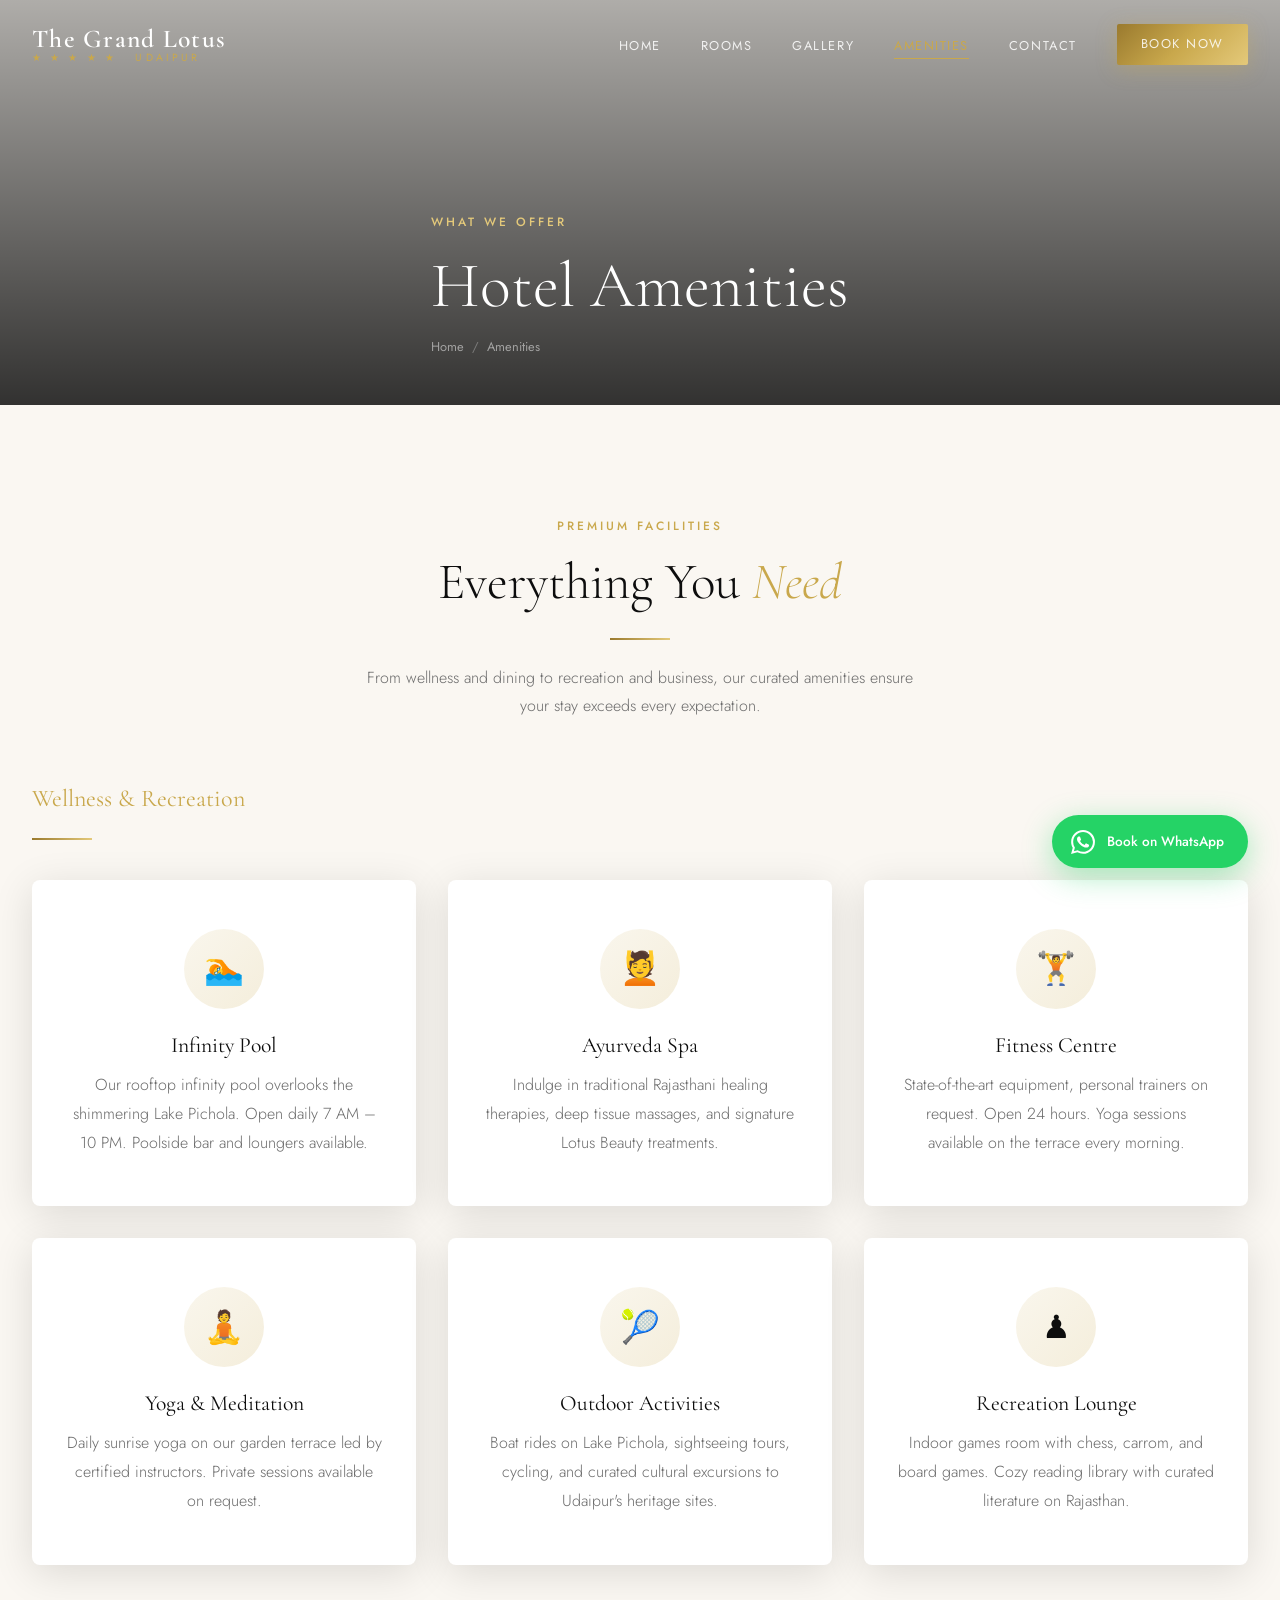
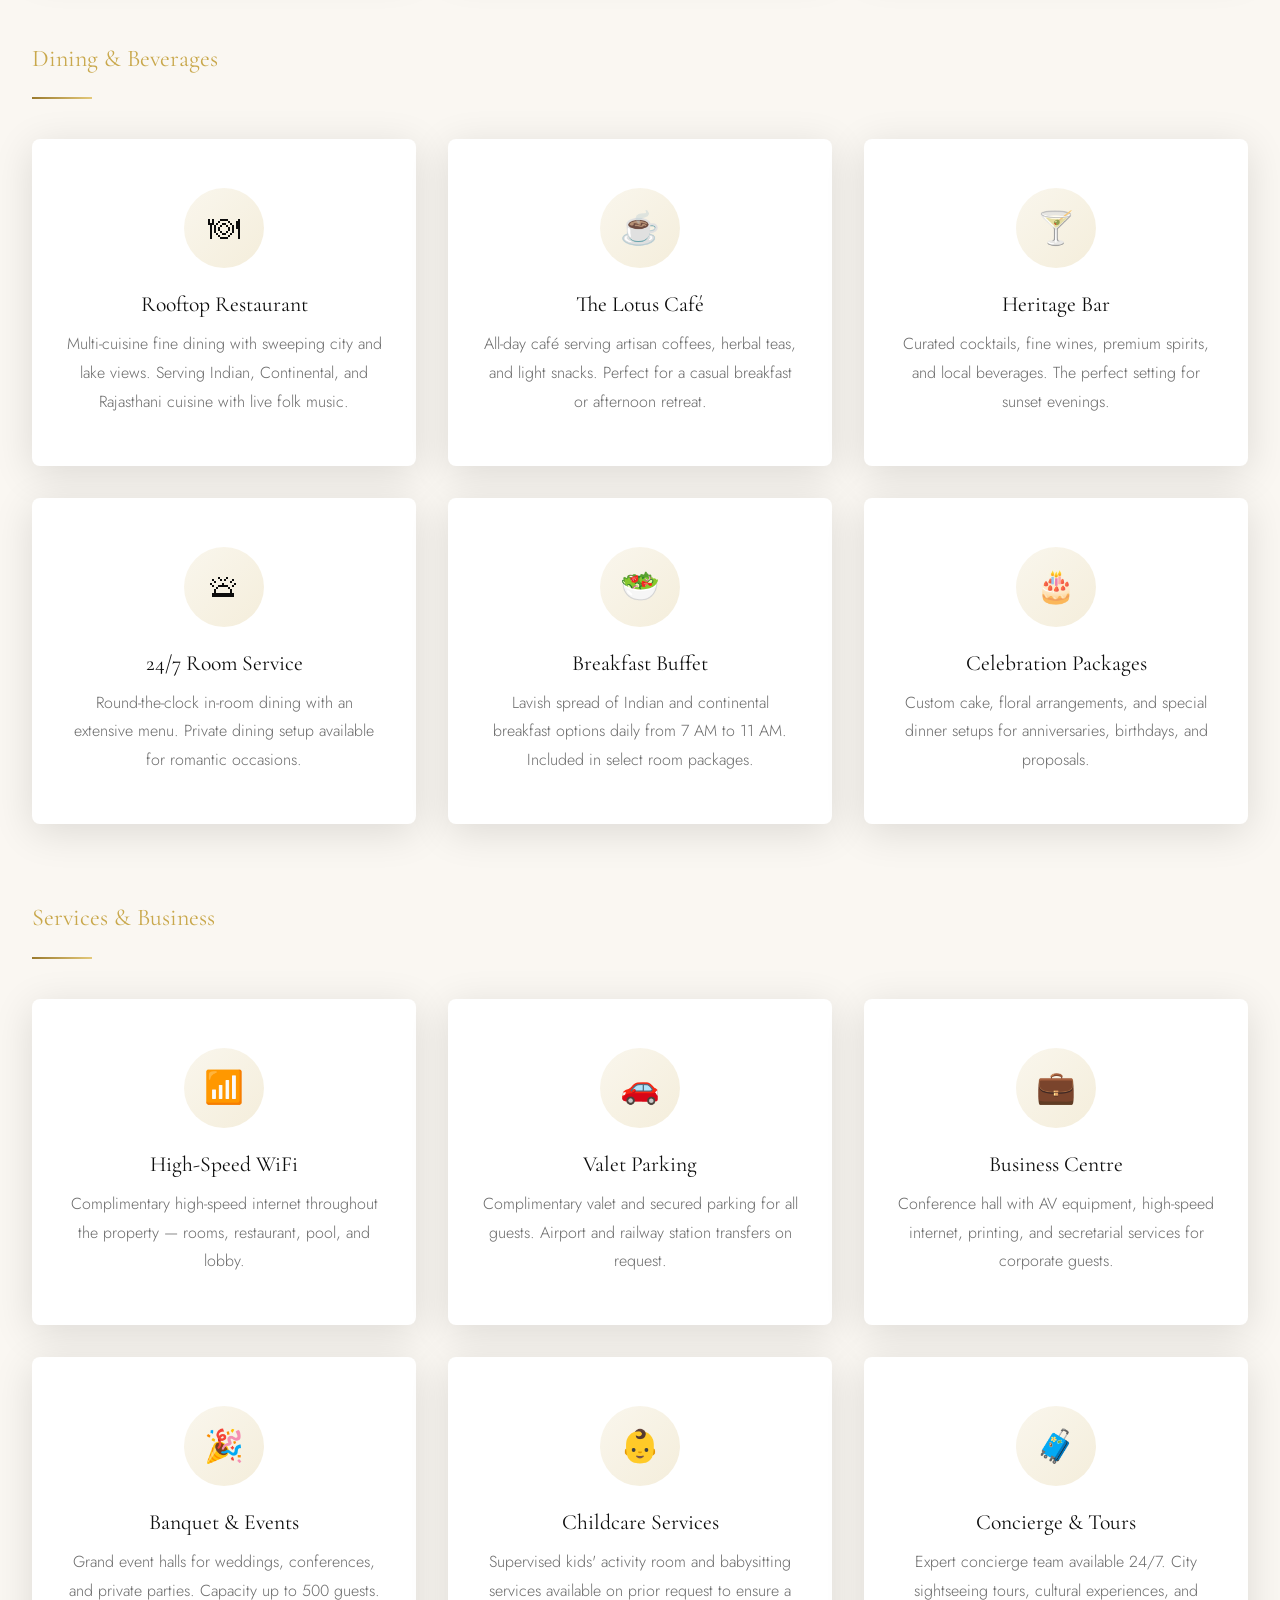
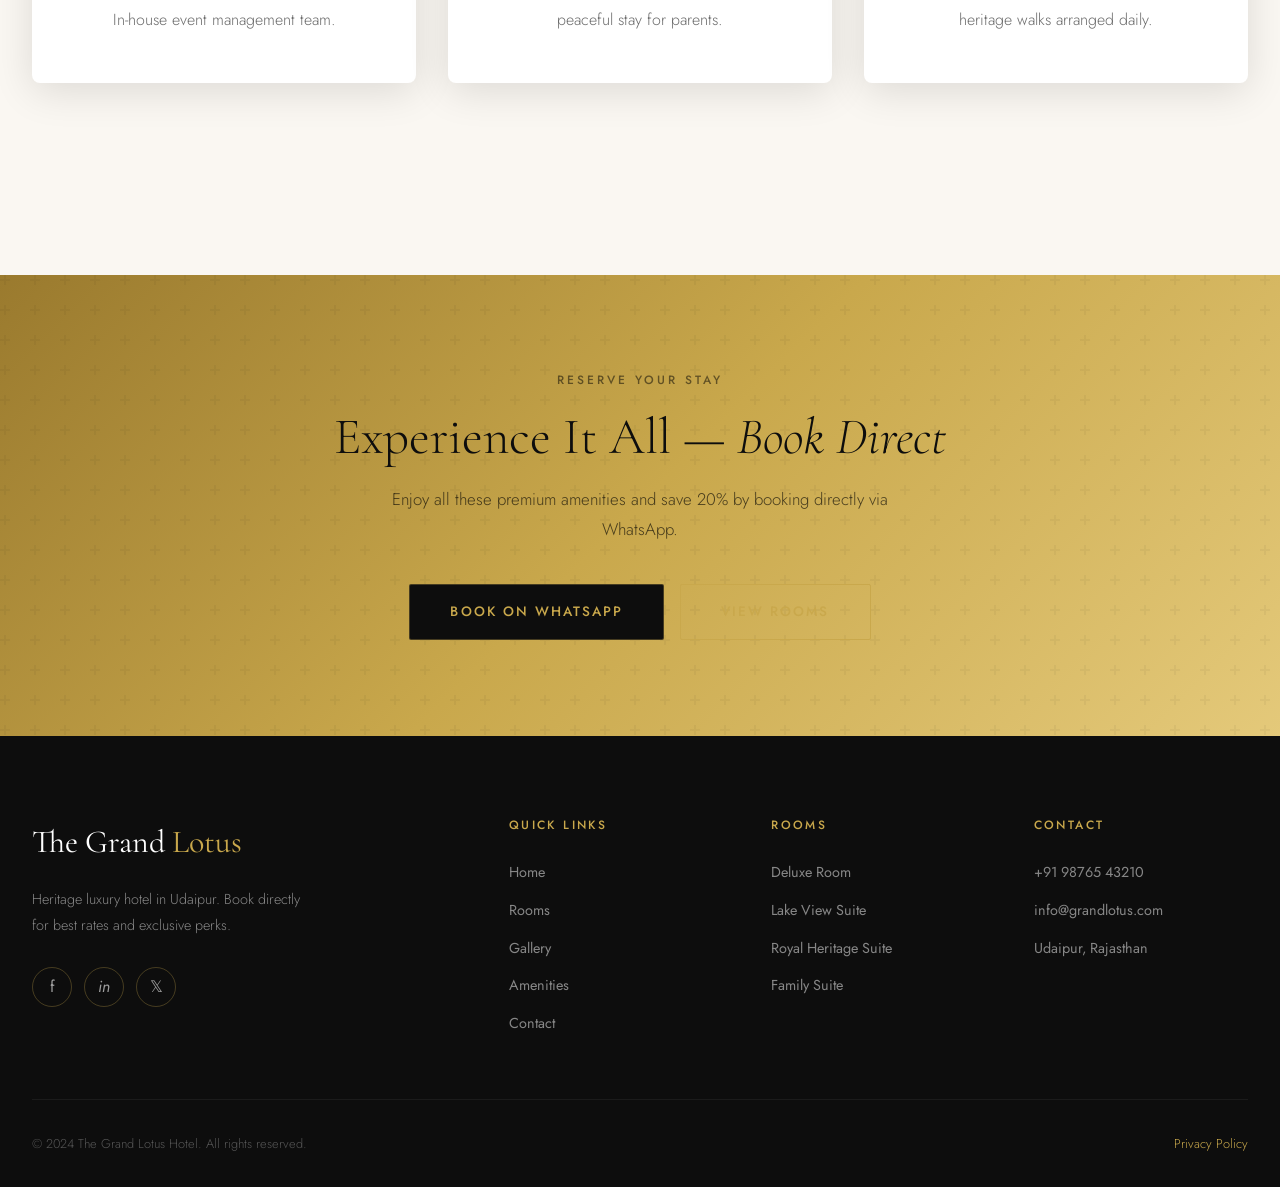
<file: amenities.html>
<!DOCTYPE html>
<html lang="en">
<head>
  <meta charset="UTF-8" />
  <meta name="viewport" content="width=device-width, initial-scale=1.0" />
  <title>Amenities | The Grand Lotus Hotel Udaipur</title>
  <meta name="description" content="Discover the world-class amenities at The Grand Lotus Hotel — infinity pool, spa, fine dining, fitness centre, and much more." />
  <link rel="stylesheet" href="css/style.css" />
  <link rel="preconnect" href="https://fonts.googleapis.com" />
  <link rel="preconnect" href="https://fonts.gstatic.com" crossorigin />
</head>
<body>

<nav class="navbar">
  <div class="nav-inner">
    <a href="index.html" class="nav-logo">
      <span class="nav-logo-name">The Grand Lotus</span>
      <span class="nav-logo-star">★ ★ ★ ★ ★ &nbsp; Udaipur</span>
    </a>
    <ul class="nav-links">
      <li><a href="index.html">Home</a></li>
      <li><a href="rooms.html">Rooms</a></li>
      <li><a href="gallery.html">Gallery</a></li>
      <li><a href="amenities.html" class="active">Amenities</a></li>
      <li><a href="contact.html">Contact</a></li>
      <li><a href="https://wa.me/919876543210?text=Hello%2C%20I%20want%20to%20book%20a%20room." class="btn btn-gold nav-cta" target="_blank">Book Now</a></li>
    </ul>
    <div class="hamburger" id="hamburger"><span></span><span></span><span></span></div>
  </div>
</nav>

<div class="mobile-menu" id="mobileMenu">
  <button class="mobile-close" id="mobileClose">✕</button>
  <a href="index.html">Home</a>
  <a href="rooms.html">Rooms</a>
  <a href="gallery.html">Gallery</a>
  <a href="amenities.html">Amenities</a>
  <a href="contact.html">Contact</a>
</div>

<div class="page-hero">
  <div class="page-hero-bg" style="background-image: url('https://images.unsplash.com/photo-1571902943202-507ec2618e8f?w=1920&q=80');"></div>
  <div class="page-hero-overlay"></div>
  <div class="page-hero-content container">
    <span class="section-label">What We Offer</span>
    <h1>Hotel Amenities</h1>
    <div class="breadcrumb">
      <a href="index.html">Home</a><span class="sep">/</span><span>Amenities</span>
    </div>
  </div>
</div>

<!-- Amenities Grid -->
<section class="section">
  <div class="container">
    <div class="text-center reveal" style="margin-bottom: 4rem;">
      <span class="section-label">Premium Facilities</span>
      <h2 class="section-title">Everything You <em>Need</em></h2>
      <div class="gold-divider centered"></div>
      <p class="section-subtitle">From wellness and dining to recreation and business, our curated amenities ensure your stay exceeds every expectation.</p>
    </div>

    <!-- Wellness & Recreation -->
    <div style="margin-bottom: 5rem;">
      <h3 style="font-size: 1.5rem; margin-bottom: 0.5rem; color: var(--gold);">Wellness & Recreation</h3>
      <div class="gold-divider" style="margin-bottom: 2.5rem;"></div>
      <div class="amenities-page-grid">
        <div class="amenity-page-card reveal reveal-delay-1">
          <div class="amenity-page-icon">🏊</div>
          <h3>Infinity Pool</h3>
          <p>Our rooftop infinity pool overlooks the shimmering Lake Pichola. Open daily 7 AM – 10 PM. Poolside bar and loungers available.</p>
        </div>
        <div class="amenity-page-card reveal reveal-delay-2">
          <div class="amenity-page-icon">💆</div>
          <h3>Ayurveda Spa</h3>
          <p>Indulge in traditional Rajasthani healing therapies, deep tissue massages, and signature Lotus Beauty treatments.</p>
        </div>
        <div class="amenity-page-card reveal reveal-delay-3">
          <div class="amenity-page-icon">🏋</div>
          <h3>Fitness Centre</h3>
          <p>State-of-the-art equipment, personal trainers on request. Open 24 hours. Yoga sessions available on the terrace every morning.</p>
        </div>
        <div class="amenity-page-card reveal reveal-delay-1">
          <div class="amenity-page-icon">🧘</div>
          <h3>Yoga & Meditation</h3>
          <p>Daily sunrise yoga on our garden terrace led by certified instructors. Private sessions available on request.</p>
        </div>
        <div class="amenity-page-card reveal reveal-delay-2">
          <div class="amenity-page-icon">🎾</div>
          <h3>Outdoor Activities</h3>
          <p>Boat rides on Lake Pichola, sightseeing tours, cycling, and curated cultural excursions to Udaipur's heritage sites.</p>
        </div>
        <div class="amenity-page-card reveal reveal-delay-3">
          <div class="amenity-page-icon">♟</div>
          <h3>Recreation Lounge</h3>
          <p>Indoor games room with chess, carrom, and board games. Cozy reading library with curated literature on Rajasthan.</p>
        </div>
      </div>
    </div>

    <!-- Dining -->
    <div style="margin-bottom: 5rem;">
      <h3 style="font-size: 1.5rem; margin-bottom: 0.5rem; color: var(--gold);">Dining & Beverages</h3>
      <div class="gold-divider" style="margin-bottom: 2.5rem;"></div>
      <div class="amenities-page-grid">
        <div class="amenity-page-card reveal reveal-delay-1">
          <div class="amenity-page-icon">🍽</div>
          <h3>Rooftop Restaurant</h3>
          <p>Multi-cuisine fine dining with sweeping city and lake views. Serving Indian, Continental, and Rajasthani cuisine with live folk music.</p>
        </div>
        <div class="amenity-page-card reveal reveal-delay-2">
          <div class="amenity-page-icon">☕</div>
          <h3>The Lotus Café</h3>
          <p>All-day café serving artisan coffees, herbal teas, and light snacks. Perfect for a casual breakfast or afternoon retreat.</p>
        </div>
        <div class="amenity-page-card reveal reveal-delay-3">
          <div class="amenity-page-icon">🍸</div>
          <h3>Heritage Bar</h3>
          <p>Curated cocktails, fine wines, premium spirits, and local beverages. The perfect setting for sunset evenings.</p>
        </div>
        <div class="amenity-page-card reveal reveal-delay-1">
          <div class="amenity-page-icon">🛎</div>
          <h3>24/7 Room Service</h3>
          <p>Round-the-clock in-room dining with an extensive menu. Private dining setup available for romantic occasions.</p>
        </div>
        <div class="amenity-page-card reveal reveal-delay-2">
          <div class="amenity-page-icon">🥗</div>
          <h3>Breakfast Buffet</h3>
          <p>Lavish spread of Indian and continental breakfast options daily from 7 AM to 11 AM. Included in select room packages.</p>
        </div>
        <div class="amenity-page-card reveal reveal-delay-3">
          <div class="amenity-page-icon">🎂</div>
          <h3>Celebration Packages</h3>
          <p>Custom cake, floral arrangements, and special dinner setups for anniversaries, birthdays, and proposals.</p>
        </div>
      </div>
    </div>

    <!-- Business & Services -->
    <div style="margin-bottom: 5rem;">
      <h3 style="font-size: 1.5rem; margin-bottom: 0.5rem; color: var(--gold);">Services & Business</h3>
      <div class="gold-divider" style="margin-bottom: 2.5rem;"></div>
      <div class="amenities-page-grid">
        <div class="amenity-page-card reveal reveal-delay-1">
          <div class="amenity-page-icon">📶</div>
          <h3>High-Speed WiFi</h3>
          <p>Complimentary high-speed internet throughout the property — rooms, restaurant, pool, and lobby.</p>
        </div>
        <div class="amenity-page-card reveal reveal-delay-2">
          <div class="amenity-page-icon">🚗</div>
          <h3>Valet Parking</h3>
          <p>Complimentary valet and secured parking for all guests. Airport and railway station transfers on request.</p>
        </div>
        <div class="amenity-page-card reveal reveal-delay-3">
          <div class="amenity-page-icon">💼</div>
          <h3>Business Centre</h3>
          <p>Conference hall with AV equipment, high-speed internet, printing, and secretarial services for corporate guests.</p>
        </div>
        <div class="amenity-page-card reveal reveal-delay-1">
          <div class="amenity-page-icon">🎉</div>
          <h3>Banquet & Events</h3>
          <p>Grand event halls for weddings, conferences, and private parties. Capacity up to 500 guests. In-house event management team.</p>
        </div>
        <div class="amenity-page-card reveal reveal-delay-2">
          <div class="amenity-page-icon">👶</div>
          <h3>Childcare Services</h3>
          <p>Supervised kids' activity room and babysitting services available on prior request to ensure a peaceful stay for parents.</p>
        </div>
        <div class="amenity-page-card reveal reveal-delay-3">
          <div class="amenity-page-icon">🧳</div>
          <h3>Concierge & Tours</h3>
          <p>Expert concierge team available 24/7. City sightseeing tours, cultural experiences, and heritage walks arranged daily.</p>
        </div>
      </div>
    </div>
  </div>
</section>

<!-- CTA -->
<section class="bottom-cta">
  <div class="container">
    <span class="section-label" style="color: rgba(0,0,0,0.5);">Reserve Your Stay</span>
    <h2>Experience It All — <em>Book Direct</em></h2>
    <p>Enjoy all these premium amenities and save 20% by booking directly via WhatsApp.</p>
    <div class="bottom-cta-actions">
      <a href="https://wa.me/919876543210?text=Hello%2C%20I%20want%20to%20book%20a%20room%20at%20The%20Grand%20Lotus%20and%20enjoy%20your%20amenities." class="btn btn-dark" target="_blank">Book on WhatsApp</a>
      <a href="rooms.html" class="btn btn-outline">View Rooms</a>
    </div>
  </div>
</section>

<footer>
  <div class="container">
    <div class="footer-grid">
      <div class="footer-brand">
        <div class="footer-logo">The Grand <span>Lotus</span></div>
        <p>Heritage luxury hotel in Udaipur. Book directly for best rates and exclusive perks.</p>
        <div class="social-links">
          <a href="#" class="social-link">f</a>
          <a href="#" class="social-link" style="font-style:italic;">in</a>
          <a href="#" class="social-link">𝕏</a>
        </div>
      </div>
      <div class="footer-col">
        <h5>Quick Links</h5>
        <ul>
          <li><a href="index.html">Home</a></li>
          <li><a href="rooms.html">Rooms</a></li>
          <li><a href="gallery.html">Gallery</a></li>
          <li><a href="amenities.html">Amenities</a></li>
          <li><a href="contact.html">Contact</a></li>
        </ul>
      </div>
      <div class="footer-col">
        <h5>Rooms</h5>
        <ul>
          <li><a href="rooms.html">Deluxe Room</a></li>
          <li><a href="rooms.html">Lake View Suite</a></li>
          <li><a href="rooms.html">Royal Heritage Suite</a></li>
          <li><a href="rooms.html">Family Suite</a></li>
        </ul>
      </div>
      <div class="footer-col">
        <h5>Contact</h5>
        <ul>
          <li><a href="tel:+919876543210">+91 98765 43210</a></li>
          <li><a href="mailto:info@grandlotus.com">info@grandlotus.com</a></li>
          <li><a href="#">Udaipur, Rajasthan</a></li>
        </ul>
      </div>
    </div>
    <div class="footer-bottom">
      <p>© 2024 The Grand Lotus Hotel. All rights reserved.</p>
      <p><a href="#">Privacy Policy</a></p>
    </div>
  </div>
</footer>

<a href="https://wa.me/919876543210?text=Hello%2C%20I%20want%20to%20book%20a%20room." class="whatsapp-float" target="_blank">
  <svg viewBox="0 0 24 24" fill="currentColor"><path d="M17.472 14.382c-.297-.149-1.758-.867-2.03-.967-.273-.099-.471-.148-.67.15-.197.297-.767.966-.94 1.164-.173.199-.347.223-.644.075-.297-.15-1.255-.463-2.39-1.475-.883-.788-1.48-1.761-1.653-2.059-.173-.297-.018-.458.13-.606.134-.133.298-.347.446-.52.149-.174.198-.298.298-.497.099-.198.05-.371-.025-.52-.075-.149-.669-1.612-.916-2.207-.242-.579-.487-.5-.669-.51-.173-.008-.371-.01-.57-.01-.198 0-.52.074-.792.372-.272.297-1.04 1.016-1.04 2.479 0 1.462 1.065 2.875 1.213 3.074.149.198 2.096 3.2 5.077 4.487.709.306 1.262.489 1.694.625.712.227 1.36.195 1.871.118.571-.085 1.758-.719 2.006-1.413.248-.694.248-1.289.173-1.413-.074-.124-.272-.198-.57-.347m-5.421 7.403h-.004a9.87 9.87 0 01-5.031-1.378l-.361-.214-3.741.982.998-3.648-.235-.374a9.86 9.86 0 01-1.51-5.26c.001-5.45 4.436-9.884 9.888-9.884 2.64 0 5.122 1.03 6.988 2.898a9.825 9.825 0 012.893 6.994c-.003 5.45-4.437 9.884-9.885 9.884m8.413-18.297A11.815 11.815 0 0012.05 0C5.495 0 .16 5.335.157 11.892c0 2.096.547 4.142 1.588 5.945L.057 24l6.305-1.654a11.882 11.882 0 005.683 1.448h.005c6.554 0 11.89-5.335 11.893-11.893a11.821 11.821 0 00-3.48-8.413Z"/></svg>
  <span>Book on WhatsApp</span>
</a>

<script src="js/script.js"></script>
</body>
</html>
</file>
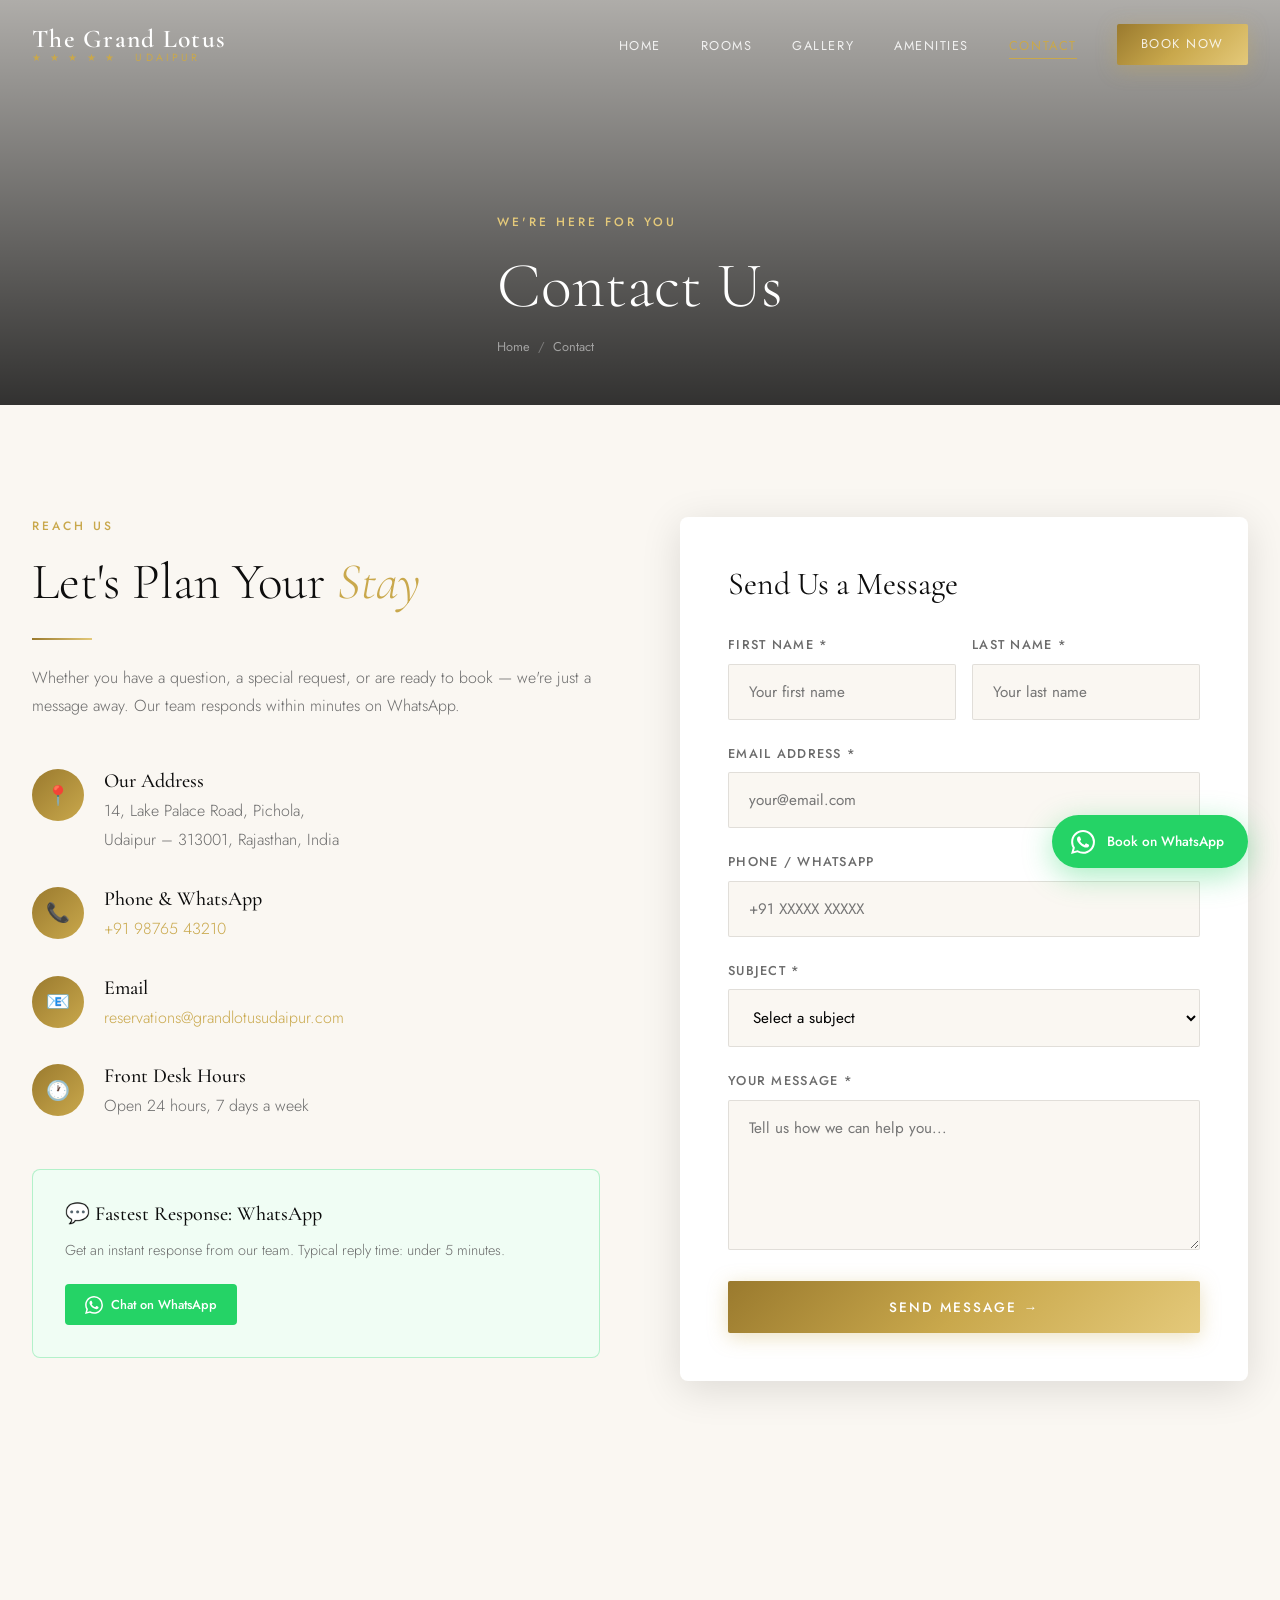
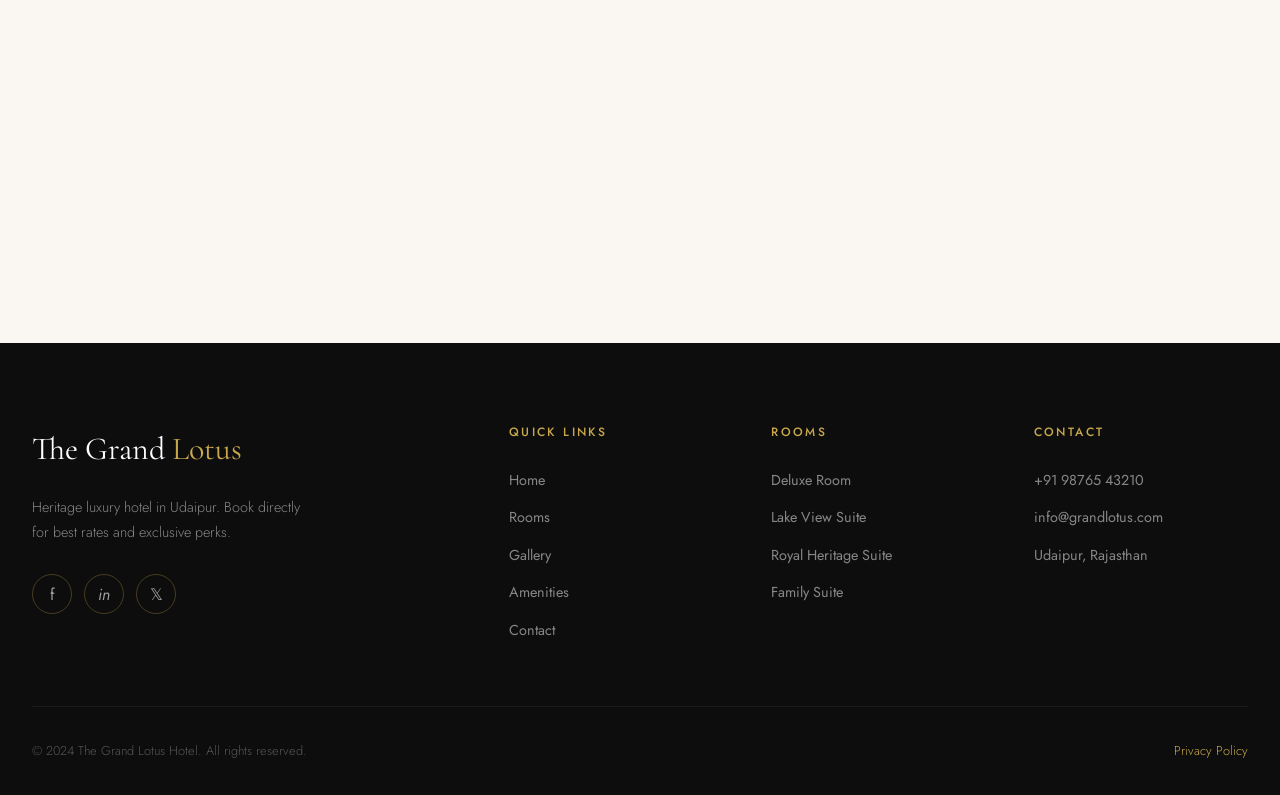
<file: contact.html>
<!DOCTYPE html>
<html lang="en">
<head>
  <meta charset="UTF-8" />
  <meta name="viewport" content="width=device-width, initial-scale=1.0" />
  <title>Contact Us | The Grand Lotus Hotel Udaipur</title>
  <meta name="description" content="Get in touch with The Grand Lotus Hotel, Udaipur. Call, email, or message us on WhatsApp for reservations and enquiries." />
  <link rel="stylesheet" href="css/style.css" />
  <link rel="preconnect" href="https://fonts.googleapis.com" />
  <link rel="preconnect" href="https://fonts.gstatic.com" crossorigin />
</head>
<body>

<nav class="navbar">
  <div class="nav-inner">
    <a href="index.html" class="nav-logo">
      <span class="nav-logo-name">The Grand Lotus</span>
      <span class="nav-logo-star">★ ★ ★ ★ ★ &nbsp; Udaipur</span>
    </a>
    <ul class="nav-links">
      <li><a href="index.html">Home</a></li>
      <li><a href="rooms.html">Rooms</a></li>
      <li><a href="gallery.html">Gallery</a></li>
      <li><a href="amenities.html">Amenities</a></li>
      <li><a href="contact.html" class="active">Contact</a></li>
      <li><a href="https://wa.me/919876543210?text=Hello%2C%20I%20want%20to%20book%20a%20room." class="btn btn-gold nav-cta" target="_blank">Book Now</a></li>
    </ul>
    <div class="hamburger" id="hamburger"><span></span><span></span><span></span></div>
  </div>
</nav>

<div class="mobile-menu" id="mobileMenu">
  <button class="mobile-close" id="mobileClose">✕</button>
  <a href="index.html">Home</a>
  <a href="rooms.html">Rooms</a>
  <a href="gallery.html">Gallery</a>
  <a href="amenities.html">Amenities</a>
  <a href="contact.html">Contact</a>
</div>

<div class="page-hero">
  <div class="page-hero-bg" style="background-image: url('https://images.unsplash.com/photo-1445019980597-93fa8acb246c?w=1920&q=80');"></div>
  <div class="page-hero-overlay"></div>
  <div class="page-hero-content container">
    <span class="section-label">We're Here For You</span>
    <h1>Contact Us</h1>
    <div class="breadcrumb">
      <a href="index.html">Home</a><span class="sep">/</span><span>Contact</span>
    </div>
  </div>
</div>

<!-- Contact Section -->
<section class="section">
  <div class="container">
    <div class="contact-grid">
      <!-- Info -->
      <div class="reveal">
        <span class="section-label">Reach Us</span>
        <h2 class="section-title">Let's Plan Your <em>Stay</em></h2>
        <div class="gold-divider"></div>
        <p style="margin-bottom: 3rem;">Whether you have a question, a special request, or are ready to book — we're just a message away. Our team responds within minutes on WhatsApp.</p>

        <div style="display: flex; flex-direction: column; gap: 2rem;">
          <div style="display: flex; gap: 1.25rem; align-items: flex-start;">
            <div style="width:52px; height:52px; background: linear-gradient(135deg, var(--gold-dark), var(--gold)); border-radius:50%; display:flex; align-items:center; justify-content:center; font-size:1.2rem; flex-shrink:0;">📍</div>
            <div>
              <h4 style="margin-bottom: 0.25rem;">Our Address</h4>
              <p style="margin: 0;">14, Lake Palace Road, Pichola,<br>Udaipur – 313001, Rajasthan, India</p>
            </div>
          </div>
          <div style="display: flex; gap: 1.25rem; align-items: flex-start;">
            <div style="width:52px; height:52px; background: linear-gradient(135deg, var(--gold-dark), var(--gold)); border-radius:50%; display:flex; align-items:center; justify-content:center; font-size:1.2rem; flex-shrink:0;">📞</div>
            <div>
              <h4 style="margin-bottom: 0.25rem;">Phone & WhatsApp</h4>
              <p style="margin: 0;"><a href="tel:+919876543210" style="color: var(--gold);">+91 98765 43210</a></p>
            </div>
          </div>
          <div style="display: flex; gap: 1.25rem; align-items: flex-start;">
            <div style="width:52px; height:52px; background: linear-gradient(135deg, var(--gold-dark), var(--gold)); border-radius:50%; display:flex; align-items:center; justify-content:center; font-size:1.2rem; flex-shrink:0;">📧</div>
            <div>
              <h4 style="margin-bottom: 0.25rem;">Email</h4>
              <p style="margin: 0;"><a href="mailto:reservations@grandlotusudaipur.com" style="color: var(--gold);">reservations@grandlotusudaipur.com</a></p>
            </div>
          </div>
          <div style="display: flex; gap: 1.25rem; align-items: flex-start;">
            <div style="width:52px; height:52px; background: linear-gradient(135deg, var(--gold-dark), var(--gold)); border-radius:50%; display:flex; align-items:center; justify-content:center; font-size:1.2rem; flex-shrink:0;">🕐</div>
            <div>
              <h4 style="margin-bottom: 0.25rem;">Front Desk Hours</h4>
              <p style="margin: 0;">Open 24 hours, 7 days a week</p>
            </div>
          </div>
        </div>

        <!-- WhatsApp Direct -->
        <div style="margin-top: 3rem; padding: 2rem; background: #f0fdf4; border: 1px solid rgba(37,211,102,0.3); border-radius: var(--radius-lg);">
          <h4 style="color: var(--deep); margin-bottom: 0.75rem;">💬 Fastest Response: WhatsApp</h4>
          <p style="margin-bottom: 1.25rem; font-size: 0.9rem;">Get an instant response from our team. Typical reply time: under 5 minutes.</p>
          <a href="https://wa.me/919876543210?text=Hello%2C%20I%20have%20a%20query%20about%20The%20Grand%20Lotus%20Hotel." class="btn-wa" style="display: inline-flex;" target="_blank">
            <svg width="18" height="18" viewBox="0 0 24 24" fill="currentColor"><path d="M17.472 14.382c-.297-.149-1.758-.867-2.03-.967-.273-.099-.471-.148-.67.15-.197.297-.767.966-.94 1.164-.173.199-.347.223-.644.075-.297-.15-1.255-.463-2.39-1.475-.883-.788-1.48-1.761-1.653-2.059-.173-.297-.018-.458.13-.606.134-.133.298-.347.446-.52.149-.174.198-.298.298-.497.099-.198.05-.371-.025-.52-.075-.149-.669-1.612-.916-2.207-.242-.579-.487-.5-.669-.51-.173-.008-.371-.01-.57-.01-.198 0-.52.074-.792.372-.272.297-1.04 1.016-1.04 2.479 0 1.462 1.065 2.875 1.213 3.074.149.198 2.096 3.2 5.077 4.487.709.306 1.262.489 1.694.625.712.227 1.36.195 1.871.118.571-.085 1.758-.719 2.006-1.413.248-.694.248-1.289.173-1.413-.074-.124-.272-.198-.57-.347m-5.421 7.403h-.004a9.87 9.87 0 01-5.031-1.378l-.361-.214-3.741.982.998-3.648-.235-.374a9.86 9.86 0 01-1.51-5.26c.001-5.45 4.436-9.884 9.888-9.884 2.64 0 5.122 1.03 6.988 2.898a9.825 9.825 0 012.893 6.994c-.003 5.45-4.437 9.884-9.885 9.884m8.413-18.297A11.815 11.815 0 0012.05 0C5.495 0 .16 5.335.157 11.892c0 2.096.547 4.142 1.588 5.945L.057 24l6.305-1.654a11.882 11.882 0 005.683 1.448h.005c6.554 0 11.89-5.335 11.893-11.893a11.821 11.821 0 00-3.48-8.413Z"/></svg>
            Chat on WhatsApp
          </a>
        </div>
      </div>

      <!-- Form -->
      <div class="contact-form reveal">
        <h3>Send Us a Message</h3>
        <form novalidate>
          <div class="form-row">
            <div class="form-group">
              <label for="firstName">First Name *</label>
              <input type="text" id="firstName" name="firstName" placeholder="Your first name" required />
            </div>
            <div class="form-group">
              <label for="lastName">Last Name *</label>
              <input type="text" id="lastName" name="lastName" placeholder="Your last name" required />
            </div>
          </div>
          <div class="form-group">
            <label for="email">Email Address *</label>
            <input type="email" id="email" name="email" placeholder="your@email.com" required />
          </div>
          <div class="form-group">
            <label for="phone">Phone / WhatsApp</label>
            <input type="tel" id="phone" name="phone" placeholder="+91 XXXXX XXXXX" />
          </div>
          <div class="form-group">
            <label for="subject">Subject *</label>
            <select id="subject" name="subject" required>
              <option value="">Select a subject</option>
              <option value="reservation">Room Reservation</option>
              <option value="events">Events & Weddings</option>
              <option value="corporate">Corporate Booking</option>
              <option value="feedback">Feedback</option>
              <option value="other">Other</option>
            </select>
          </div>
          <div class="form-group">
            <label for="message">Your Message *</label>
            <textarea id="message" name="message" placeholder="Tell us how we can help you..." required></textarea>
          </div>
          <button type="submit" class="btn btn-gold" style="width: 100%; justify-content: center;">Send Message →</button>
        </form>
        <div class="form-success">
          ✅ Thank you! Your message has been received. We'll get back to you within 24 hours.
        </div>
      </div>
    </div>
  </div>
</section>

<!-- Map -->
<section style="padding: 0;">
  <iframe
    src="https://www.google.com/maps/embed?pb=!1m18!1m12!1m3!1d3628.3!2d73.6833!3d24.5758!2m3!1f0!2f0!3f0!3m2!1i1024!2i768!4f13.1!3m3!1m2!1s0x3967e56a80005505%3A0x7ddfb97e09b61e53!2sCity%20Palace%20Museum!5e0!3m2!1sen!2sin!4v1"
    width="100%" height="450" style="border:0; display:block;" allowfullscreen loading="lazy"
    referrerpolicy="no-referrer-when-downgrade" title="Hotel Location on Map">
  </iframe>
</section>

<footer>
  <div class="container">
    <div class="footer-grid">
      <div class="footer-brand">
        <div class="footer-logo">The Grand <span>Lotus</span></div>
        <p>Heritage luxury hotel in Udaipur. Book directly for best rates and exclusive perks.</p>
        <div class="social-links">
          <a href="#" class="social-link">f</a>
          <a href="#" class="social-link" style="font-style:italic;">in</a>
          <a href="#" class="social-link">𝕏</a>
        </div>
      </div>
      <div class="footer-col">
        <h5>Quick Links</h5>
        <ul>
          <li><a href="index.html">Home</a></li>
          <li><a href="rooms.html">Rooms</a></li>
          <li><a href="gallery.html">Gallery</a></li>
          <li><a href="amenities.html">Amenities</a></li>
          <li><a href="contact.html">Contact</a></li>
        </ul>
      </div>
      <div class="footer-col">
        <h5>Rooms</h5>
        <ul>
          <li><a href="rooms.html">Deluxe Room</a></li>
          <li><a href="rooms.html">Lake View Suite</a></li>
          <li><a href="rooms.html">Royal Heritage Suite</a></li>
          <li><a href="rooms.html">Family Suite</a></li>
        </ul>
      </div>
      <div class="footer-col">
        <h5>Contact</h5>
        <ul>
          <li><a href="tel:+919876543210">+91 98765 43210</a></li>
          <li><a href="mailto:info@grandlotus.com">info@grandlotus.com</a></li>
          <li><a href="#">Udaipur, Rajasthan</a></li>
        </ul>
      </div>
    </div>
    <div class="footer-bottom">
      <p>© 2024 The Grand Lotus Hotel. All rights reserved.</p>
      <p><a href="#">Privacy Policy</a></p>
    </div>
  </div>
</footer>

<a href="https://wa.me/919876543210?text=Hello%2C%20I%20have%20a%20query%20about%20The%20Grand%20Lotus%20Hotel." class="whatsapp-float" target="_blank">
  <svg viewBox="0 0 24 24" fill="currentColor"><path d="M17.472 14.382c-.297-.149-1.758-.867-2.03-.967-.273-.099-.471-.148-.67.15-.197.297-.767.966-.94 1.164-.173.199-.347.223-.644.075-.297-.15-1.255-.463-2.39-1.475-.883-.788-1.48-1.761-1.653-2.059-.173-.297-.018-.458.13-.606.134-.133.298-.347.446-.52.149-.174.198-.298.298-.497.099-.198.05-.371-.025-.52-.075-.149-.669-1.612-.916-2.207-.242-.579-.487-.5-.669-.51-.173-.008-.371-.01-.57-.01-.198 0-.52.074-.792.372-.272.297-1.04 1.016-1.04 2.479 0 1.462 1.065 2.875 1.213 3.074.149.198 2.096 3.2 5.077 4.487.709.306 1.262.489 1.694.625.712.227 1.36.195 1.871.118.571-.085 1.758-.719 2.006-1.413.248-.694.248-1.289.173-1.413-.074-.124-.272-.198-.57-.347m-5.421 7.403h-.004a9.87 9.87 0 01-5.031-1.378l-.361-.214-3.741.982.998-3.648-.235-.374a9.86 9.86 0 01-1.51-5.26c.001-5.45 4.436-9.884 9.888-9.884 2.64 0 5.122 1.03 6.988 2.898a9.825 9.825 0 012.893 6.994c-.003 5.45-4.437 9.884-9.885 9.884m8.413-18.297A11.815 11.815 0 0012.05 0C5.495 0 .16 5.335.157 11.892c0 2.096.547 4.142 1.588 5.945L.057 24l6.305-1.654a11.882 11.882 0 005.683 1.448h.005c6.554 0 11.89-5.335 11.893-11.893a11.821 11.821 0 00-3.48-8.413Z"/></svg>
  <span>Book on WhatsApp</span>
</a>

<script src="js/script.js"></script>
</body>
</html>
</file>
<file: css/style.css>
/* ===========================
   HOTEL WEBSITE - PREMIUM CSS
   =========================== */

@import url('https://fonts.googleapis.com/css2?family=Cormorant+Garamond:ital,wght@0,300;0,400;0,500;0,600;0,700;1,300;1,400&family=Jost:wght@300;400;500;600&display=swap');

/* ---- CSS VARIABLES ---- */
:root {
  --gold: #C9A84C;
  --gold-light: #E4C97A;
  --gold-dark: #9A7A2E;
  --deep: #0D0D0D;
  --charcoal: #1A1A1A;
  --slate: #2C2C2C;
  --cream: #FAF7F2;
  --warm-white: #F5F0E8;
  --text-muted: #6B6B6B;
  --text-light: #999;
  --whatsapp: #25D366;
  --radius: 2px;
  --radius-lg: 8px;
  --shadow: 0 8px 40px rgba(0,0,0,0.12);
  --shadow-lg: 0 24px 80px rgba(0,0,0,0.2);
  --transition: all 0.4s cubic-bezier(0.25, 0.46, 0.45, 0.94);
}

/* ---- RESET & BASE ---- */
*, *::before, *::after { box-sizing: border-box; margin: 0; padding: 0; }
html { scroll-behavior: smooth; font-size: 16px; }
body {
  font-family: 'Jost', sans-serif;
  background: var(--cream);
  color: var(--deep);
  line-height: 1.6;
  overflow-x: hidden;
}
img { max-width: 100%; height: auto; display: block; }
a { text-decoration: none; color: inherit; }
ul { list-style: none; }
button { cursor: pointer; border: none; background: none; font-family: inherit; }

/* ---- TYPOGRAPHY ---- */
h1, h2, h3, h4 { font-family: 'Cormorant Garamond', serif; line-height: 1.2; }
h1 { font-size: clamp(2.8rem, 6vw, 5.5rem); font-weight: 300; }
h2 { font-size: clamp(2rem, 4vw, 3.5rem); font-weight: 300; }
h3 { font-size: clamp(1.4rem, 2.5vw, 2rem); font-weight: 400; }
h4 { font-size: 1.25rem; font-weight: 500; }
p { font-size: 1rem; line-height: 1.8; color: var(--text-muted); font-weight: 300; }

/* ---- UTILITY ---- */
.container { max-width: 1280px; margin: 0 auto; padding: 0 2rem; }
.section { padding: 7rem 0; }
.section-label {
  font-family: 'Jost', sans-serif;
  font-size: 0.75rem;
  font-weight: 500;
  letter-spacing: 0.25em;
  text-transform: uppercase;
  color: var(--gold);
  display: block;
  margin-bottom: 1rem;
}
.section-title { margin-bottom: 1.5rem; }
.section-title em { font-style: italic; color: var(--gold); }
.section-subtitle { max-width: 560px; margin-bottom: 3rem; }
.text-center { text-align: center; }
.text-center .section-subtitle { margin: 0 auto 3rem; }

/* Divider */
.gold-divider {
  width: 60px; height: 2px;
  background: linear-gradient(90deg, var(--gold-dark), var(--gold-light));
  margin: 1.5rem 0;
}
.gold-divider.centered { margin: 1.5rem auto; }

/* ---- BUTTONS ---- */
.btn {
  display: inline-flex;
  align-items: center;
  gap: 0.5rem;
  padding: 1rem 2.5rem;
  font-family: 'Jost', sans-serif;
  font-size: 0.85rem;
  font-weight: 500;
  letter-spacing: 0.15em;
  text-transform: uppercase;
  transition: var(--transition);
  border-radius: var(--radius);
}
.btn-gold {
  background: linear-gradient(135deg, var(--gold-dark), var(--gold), var(--gold-light));
  color: #fff;
  box-shadow: 0 4px 20px rgba(201, 168, 76, 0.35);
}
.btn-gold:hover {
  transform: translateY(-2px);
  box-shadow: 0 8px 30px rgba(201, 168, 76, 0.5);
  background: linear-gradient(135deg, var(--gold), var(--gold-light), var(--gold));
}
.btn-outline {
  border: 1px solid var(--gold);
  color: var(--gold);
  background: transparent;
}
.btn-outline:hover {
  background: var(--gold);
  color: #fff;
  transform: translateY(-2px);
}
.btn-dark {
  background: var(--deep);
  color: var(--gold);
  border: 1px solid rgba(201,168,76,0.3);
}
.btn-dark:hover {
  background: var(--gold);
  color: var(--deep);
  transform: translateY(-2px);
}
.btn-white {
  background: #fff;
  color: var(--deep);
}
.btn-white:hover {
  background: var(--gold);
  color: #fff;
  transform: translateY(-2px);
}

/* ---- NAVBAR ---- */
.navbar {
  position: fixed;
  top: 0; left: 0; right: 0;
  z-index: 1000;
  padding: 1.5rem 0;
  transition: var(--transition);
}
.navbar.scrolled {
  background: rgba(13, 13, 13, 0.95);
  backdrop-filter: blur(20px);
  padding: 1rem 0;
  box-shadow: 0 4px 30px rgba(0,0,0,0.4);
}
.nav-inner {
  display: flex;
  align-items: center;
  justify-content: space-between;
  max-width: 1280px;
  margin: 0 auto;
  padding: 0 2rem;
}
.nav-logo {
  display: flex;
  flex-direction: column;
  line-height: 1;
}
.nav-logo-name {
  font-family: 'Cormorant Garamond', serif;
  font-size: 1.6rem;
  font-weight: 600;
  color: #fff;
  letter-spacing: 0.05em;
}
.nav-logo-star {
  font-size: 0.65rem;
  letter-spacing: 0.3em;
  color: var(--gold);
  text-transform: uppercase;
  font-family: 'Jost', sans-serif;
  margin-top: 2px;
}
.nav-links {
  display: flex;
  align-items: center;
  gap: 2.5rem;
}
.nav-links a {
  color: rgba(255,255,255,0.85);
  font-size: 0.8rem;
  font-weight: 400;
  letter-spacing: 0.12em;
  text-transform: uppercase;
  transition: color 0.3s;
  position: relative;
}
.nav-links a::after {
  content: '';
  position: absolute;
  bottom: -4px; left: 0; right: 0;
  height: 1px;
  background: var(--gold);
  transform: scaleX(0);
  transition: transform 0.3s;
}
.nav-links a:hover { color: var(--gold); }
.nav-links a:hover::after,
.nav-links a.active::after { transform: scaleX(1); }
.nav-links a.active { color: var(--gold); }
.nav-cta { padding: 0.65rem 1.5rem; font-size: 0.75rem; }
.hamburger { display: none; flex-direction: column; gap: 5px; cursor: pointer; }
.hamburger span { display: block; width: 24px; height: 2px; background: #fff; transition: var(--transition); }

/* ---- HERO ---- */
.hero {
  position: relative;
  height: 100vh;
  min-height: 700px;
  display: flex;
  align-items: center;
  overflow: hidden;
}
.hero-bg {
  position: absolute;
  inset: 0;
  background: url('https://images.unsplash.com/photo-1566073771259-6a8506099945?w=1920&q=90') center/cover no-repeat;
  transform: scale(1.08);
  transition: transform 8s ease-out;
}
.hero-bg.loaded { transform: scale(1); }
.hero-overlay {
  position: absolute;
  inset: 0;
  background: linear-gradient(135deg, rgba(0,0,0,0.75) 0%, rgba(0,0,0,0.35) 60%, rgba(0,0,0,0.5) 100%);
}
.hero-content {
  position: relative;
  z-index: 2;
  max-width: 1280px;
  margin: 0 auto;
  padding: 0 2rem;
  color: #fff;
}
.hero-badge {
  display: inline-flex;
  align-items: center;
  gap: 0.75rem;
  font-size: 0.7rem;
  letter-spacing: 0.3em;
  text-transform: uppercase;
  color: var(--gold-light);
  margin-bottom: 1.5rem;
  opacity: 0;
  animation: fadeUp 0.8s 0.3s forwards;
}
.hero-badge::before, .hero-badge::after {
  content: '';
  display: block;
  width: 30px; height: 1px;
  background: var(--gold);
}
.hero h1 {
  color: #fff;
  margin-bottom: 1rem;
  opacity: 0;
  animation: fadeUp 0.8s 0.5s forwards;
}
.hero h1 em { color: var(--gold-light); font-style: italic; }
.hero-tagline {
  font-size: 1.15rem;
  color: rgba(255,255,255,0.75);
  max-width: 500px;
  margin-bottom: 2.5rem;
  font-weight: 300;
  opacity: 0;
  animation: fadeUp 0.8s 0.7s forwards;
}
.hero-actions {
  display: flex;
  gap: 1rem;
  flex-wrap: wrap;
  opacity: 0;
  animation: fadeUp 0.8s 0.9s forwards;
}
.hero-scroll {
  position: absolute;
  bottom: 3rem;
  left: 50%;
  transform: translateX(-50%);
  z-index: 2;
  display: flex;
  flex-direction: column;
  align-items: center;
  gap: 0.5rem;
  color: rgba(255,255,255,0.6);
  font-size: 0.7rem;
  letter-spacing: 0.2em;
  text-transform: uppercase;
  animation: bounce 2s infinite;
}
.hero-scroll .scroll-line {
  width: 1px; height: 50px;
  background: linear-gradient(180deg, transparent, var(--gold));
}

/* ---- FLOATING WHATSAPP ---- */
.whatsapp-float {
  position: fixed;
  bottom: 2rem;
  right: 2rem;
  z-index: 999;
  display: flex;
  align-items: center;
  gap: 0.75rem;
  background: var(--whatsapp);
  color: #fff;
  padding: 0.9rem 1.5rem 0.9rem 1.2rem;
  border-radius: 50px;
  box-shadow: 0 8px 30px rgba(37, 211, 102, 0.4);
  transition: var(--transition);
  font-size: 0.85rem;
  font-weight: 500;
  animation: pulse-whatsapp 3s infinite;
}
.whatsapp-float:hover {
  transform: translateY(-3px) scale(1.02);
  box-shadow: 0 12px 40px rgba(37, 211, 102, 0.55);
}
.whatsapp-float svg { width: 24px; height: 24px; }

/* ---- ROOMS PREVIEW ---- */
.rooms-grid { display: grid; grid-template-columns: repeat(3, 1fr); gap: 2rem; }
.room-card {
  background: #fff;
  border-radius: var(--radius-lg);
  overflow: hidden;
  box-shadow: var(--shadow);
  transition: var(--transition);
  position: relative;
}
.room-card:hover { transform: translateY(-8px); box-shadow: var(--shadow-lg); }
.room-card-img {
  position: relative;
  height: 260px;
  overflow: hidden;
}
.room-card-img img {
  width: 100%; height: 100%;
  object-fit: cover;
  transition: transform 0.6s ease;
}
.room-card:hover .room-card-img img { transform: scale(1.06); }
.room-badge {
  position: absolute;
  top: 1rem; left: 1rem;
  background: var(--deep);
  color: var(--gold);
  font-size: 0.7rem;
  letter-spacing: 0.15em;
  text-transform: uppercase;
  padding: 0.35rem 0.9rem;
  border-radius: 2px;
}
.room-card-body { padding: 1.75rem; }
.room-card-body h3 { margin-bottom: 0.75rem; font-size: 1.5rem; }
.room-card-body p { font-size: 0.9rem; margin-bottom: 1.25rem; }
.room-amenities {
  display: flex;
  gap: 1rem;
  flex-wrap: wrap;
  margin-bottom: 1.5rem;
}
.room-amenities span {
  font-size: 0.75rem;
  color: var(--text-muted);
  display: flex;
  align-items: center;
  gap: 0.35rem;
}
.room-card-footer {
  display: flex;
  align-items: center;
  justify-content: space-between;
  padding: 1.25rem 1.75rem;
  border-top: 1px solid rgba(0,0,0,0.06);
  background: var(--warm-white);
}
.room-price .price { font-family: 'Cormorant Garamond', serif; font-size: 1.8rem; font-weight: 600; color: var(--deep); }
.room-price .per { font-size: 0.8rem; color: var(--text-muted); }
.btn-wa {
  display: inline-flex;
  align-items: center;
  gap: 0.5rem;
  background: var(--whatsapp);
  color: #fff;
  padding: 0.65rem 1.25rem;
  border-radius: 4px;
  font-size: 0.8rem;
  font-weight: 500;
  transition: var(--transition);
}
.btn-wa:hover { background: #1ebe5d; transform: translateY(-1px); }
.btn-wa svg { width: 18px; height: 18px; }

/* ---- AMENITIES ---- */
.amenities-bg { background: var(--charcoal); }
.amenities-grid { display: grid; grid-template-columns: repeat(4, 1fr); gap: 2rem; }
.amenity-card {
  text-align: center;
  padding: 2.5rem 1.5rem;
  border: 1px solid rgba(201, 168, 76, 0.15);
  border-radius: var(--radius-lg);
  transition: var(--transition);
  background: rgba(255,255,255,0.02);
}
.amenity-card:hover {
  border-color: var(--gold);
  background: rgba(201, 168, 76, 0.05);
  transform: translateY(-4px);
}
.amenity-icon {
  width: 64px; height: 64px;
  background: linear-gradient(135deg, var(--gold-dark), var(--gold));
  border-radius: 50%;
  display: flex;
  align-items: center;
  justify-content: center;
  margin: 0 auto 1.25rem;
  font-size: 1.5rem;
}
.amenity-card h4 { color: #fff; margin-bottom: 0.5rem; font-size: 1.1rem; }
.amenity-card p { color: rgba(255,255,255,0.5); font-size: 0.85rem; }

/* ---- WHY BOOK DIRECT ---- */
.why-direct { background: var(--cream); }
.why-grid { display: grid; grid-template-columns: 1fr 1fr; gap: 5rem; align-items: center; }
.why-visual {
  position: relative;
  height: 500px;
}
.why-img-main {
  position: absolute;
  width: 75%; height: 80%;
  top: 0; left: 0;
  object-fit: cover;
  border-radius: var(--radius-lg);
  box-shadow: var(--shadow-lg);
}
.why-img-accent {
  position: absolute;
  width: 55%; height: 55%;
  bottom: 0; right: 0;
  object-fit: cover;
  border-radius: var(--radius-lg);
  box-shadow: var(--shadow-lg);
  border: 6px solid var(--cream);
}
.why-badge {
  position: absolute;
  top: 50%; left: 50%;
  transform: translate(-50%, -50%);
  background: var(--gold);
  color: var(--deep);
  text-align: center;
  padding: 1.5rem;
  border-radius: 50%;
  width: 110px; height: 110px;
  display: flex;
  flex-direction: column;
  align-items: center;
  justify-content: center;
  z-index: 3;
  font-family: 'Cormorant Garamond', serif;
  box-shadow: 0 8px 30px rgba(201,168,76,0.4);
}
.why-badge .save-pct { font-size: 1.6rem; font-weight: 700; line-height: 1; }
.why-badge .save-text { font-size: 0.65rem; text-transform: uppercase; letter-spacing: 0.1em; }
.why-benefits { display: flex; flex-direction: column; gap: 1.5rem; margin: 2rem 0; }
.why-benefit {
  display: flex;
  gap: 1.25rem;
  align-items: flex-start;
}
.why-benefit-icon {
  width: 48px; height: 48px;
  background: var(--warm-white);
  border: 1px solid rgba(201,168,76,0.3);
  border-radius: 50%;
  display: flex;
  align-items: center;
  justify-content: center;
  font-size: 1.2rem;
  flex-shrink: 0;
}
.why-benefit h4 { margin-bottom: 0.25rem; }
.why-benefit p { font-size: 0.9rem; }

/* ---- TESTIMONIALS ---- */
.testimonials-bg { background: var(--deep); }
.testimonials-grid { display: grid; grid-template-columns: repeat(3, 1fr); gap: 2rem; }
.testimonial-card {
  background: rgba(255,255,255,0.04);
  border: 1px solid rgba(201,168,76,0.12);
  border-radius: var(--radius-lg);
  padding: 2.5rem;
  transition: var(--transition);
}
.testimonial-card:hover { border-color: rgba(201,168,76,0.4); background: rgba(255,255,255,0.07); }
.stars { color: var(--gold); font-size: 1rem; margin-bottom: 1.25rem; letter-spacing: 3px; }
.testimonial-text { color: rgba(255,255,255,0.75); font-size: 1rem; line-height: 1.8; margin-bottom: 1.75rem; font-style: italic; font-family: 'Cormorant Garamond', serif; font-size: 1.15rem; }
.testimonial-author { display: flex; align-items: center; gap: 1rem; }
.author-avatar {
  width: 48px; height: 48px; border-radius: 50%;
  background: linear-gradient(135deg, var(--gold-dark), var(--gold));
  display: flex;
  align-items: center;
  justify-content: center;
  font-family: 'Cormorant Garamond', serif;
  font-size: 1.2rem;
  color: #fff;
  font-weight: 600;
}
.author-name { color: #fff; font-weight: 500; font-size: 0.95rem; }
.author-location { color: rgba(255,255,255,0.4); font-size: 0.8rem; }

/* ---- MAP SECTION ---- */
.map-section { padding: 5rem 0 0; background: var(--cream); }
.map-grid { display: grid; grid-template-columns: 1fr 2fr; gap: 0; }
.map-info {
  background: var(--deep);
  padding: 4rem 3rem;
  display: flex;
  flex-direction: column;
  justify-content: center;
}
.map-info .section-label { color: var(--gold); }
.map-info h2 { color: #fff; font-size: 2.5rem; margin-bottom: 2rem; }
.contact-details { display: flex; flex-direction: column; gap: 1.5rem; }
.contact-item { display: flex; gap: 1rem; align-items: flex-start; }
.contact-item-icon {
  width: 40px; height: 40px;
  background: rgba(201,168,76,0.15);
  border-radius: 50%;
  display: flex;
  align-items: center;
  justify-content: center;
  font-size: 1rem;
  flex-shrink: 0;
}
.contact-item-text span { display: block; color: rgba(255,255,255,0.5); font-size: 0.75rem; text-transform: uppercase; letter-spacing: 0.1em; margin-bottom: 0.25rem; }
.contact-item-text p { color: rgba(255,255,255,0.85); font-size: 0.95rem; margin: 0; }
.map-embed { height: 450px; }
.map-embed iframe { width: 100%; height: 100%; border: none; }

/* ---- BOTTOM CTA ---- */
.bottom-cta {
  background: linear-gradient(135deg, var(--gold-dark) 0%, var(--gold) 50%, var(--gold-light) 100%);
  padding: 6rem 0;
  text-align: center;
  position: relative;
  overflow: hidden;
}
.bottom-cta::before {
  content: '';
  position: absolute;
  inset: 0;
  background: url("data:image/svg+xml,%3Csvg width='60' height='60' viewBox='0 0 60 60' xmlns='http://www.w3.org/2000/svg'%3E%3Cg fill='none' fill-rule='evenodd'%3E%3Cg fill='%23000000' fill-opacity='0.04'%3E%3Cpath d='M36 34v-4h-2v4h-4v2h4v4h2v-4h4v-2h-4zm0-30V0h-2v4h-4v2h4v4h2V6h4V4h-4zM6 34v-4H4v4H0v2h4v4h2v-4h4v-2H6zM6 4V0H4v4H0v2h4v4h2V6h4V4H6z'/%3E%3C/g%3E%3C/g%3E%3C/svg%3E");
}
.bottom-cta .container { position: relative; z-index: 1; }
.bottom-cta h2 { color: var(--deep); font-size: clamp(2rem, 4vw, 3.5rem); margin-bottom: 1rem; }
.bottom-cta p { color: rgba(0,0,0,0.65); max-width: 500px; margin: 0 auto 2.5rem; font-size: 1.05rem; }
.bottom-cta-actions { display: flex; gap: 1rem; justify-content: center; flex-wrap: wrap; }

/* ---- FOOTER ---- */
footer {
  background: var(--deep);
  padding: 5rem 0 2rem;
}
.footer-grid { display: grid; grid-template-columns: 2fr 1fr 1fr 1fr; gap: 3rem; margin-bottom: 4rem; }
.footer-brand p { color: rgba(255,255,255,0.5); font-size: 0.9rem; margin: 1.25rem 0 1.75rem; max-width: 280px; }
.footer-logo { font-family: 'Cormorant Garamond', serif; font-size: 2rem; color: #fff; }
.footer-logo span { color: var(--gold); }
.social-links { display: flex; gap: 0.75rem; }
.social-link {
  width: 40px; height: 40px;
  border: 1px solid rgba(201,168,76,0.3);
  border-radius: 50%;
  display: flex;
  align-items: center;
  justify-content: center;
  color: rgba(255,255,255,0.6);
  font-size: 1rem;
  transition: var(--transition);
  text-decoration: none;
}
.social-link:hover { border-color: var(--gold); color: var(--gold); transform: translateY(-2px); }
.footer-col h5 {
  color: var(--gold);
  font-family: 'Jost', sans-serif;
  font-size: 0.75rem;
  font-weight: 500;
  letter-spacing: 0.2em;
  text-transform: uppercase;
  margin-bottom: 1.5rem;
}
.footer-col ul { display: flex; flex-direction: column; gap: 0.75rem; }
.footer-col ul li a {
  color: rgba(255,255,255,0.5);
  font-size: 0.9rem;
  transition: color 0.3s;
}
.footer-col ul li a:hover { color: var(--gold); }
.footer-bottom {
  border-top: 1px solid rgba(255,255,255,0.06);
  padding-top: 2rem;
  display: flex;
  align-items: center;
  justify-content: space-between;
  gap: 1rem;
  flex-wrap: wrap;
}
.footer-bottom p { font-size: 0.8rem; color: rgba(255,255,255,0.3); margin: 0; }
.footer-bottom a { color: var(--gold); }

/* ---- PAGE HERO (Inner Pages) ---- */
.page-hero {
  height: 45vh;
  min-height: 340px;
  position: relative;
  display: flex;
  align-items: flex-end;
  padding-bottom: 3rem;
  overflow: hidden;
}
.page-hero-bg {
  position: absolute;
  inset: 0;
  background-size: cover;
  background-position: center;
}
.page-hero-overlay { position: absolute; inset: 0; background: linear-gradient(0deg, rgba(0,0,0,0.8) 0%, rgba(0,0,0,0.3) 100%); }
.page-hero-content { position: relative; z-index: 2; color: #fff; }
.page-hero-content .section-label { color: var(--gold-light); }
.page-hero-content h1 { font-size: clamp(2.5rem, 5vw, 4rem); }
.breadcrumb { display: flex; gap: 0.5rem; align-items: center; margin-top: 0.75rem; }
.breadcrumb a, .breadcrumb span { font-size: 0.8rem; color: rgba(255,255,255,0.5); }
.breadcrumb a:hover { color: var(--gold); }
.breadcrumb .sep { color: rgba(255,255,255,0.3); }

/* ---- ROOMS PAGE ---- */
.rooms-list { display: grid; grid-template-columns: 1fr; gap: 3rem; }
.room-list-card {
  display: grid;
  grid-template-columns: 1.2fr 1fr;
  background: #fff;
  border-radius: var(--radius-lg);
  overflow: hidden;
  box-shadow: var(--shadow);
  transition: var(--transition);
}
.room-list-card:hover { box-shadow: var(--shadow-lg); transform: translateY(-4px); }
.room-list-card:nth-child(even) { direction: rtl; }
.room-list-card:nth-child(even) > * { direction: ltr; }
.room-list-img { position: relative; height: 380px; }
.room-list-img img { width: 100%; height: 100%; object-fit: cover; }
.room-list-body { padding: 3rem; display: flex; flex-direction: column; justify-content: center; }
.room-list-body h3 { font-size: 2rem; margin-bottom: 0.75rem; }
.room-list-price { font-family: 'Cormorant Garamond', serif; font-size: 2.5rem; color: var(--gold); font-weight: 600; margin: 1rem 0; }
.room-list-price span { font-size: 1rem; color: var(--text-muted); font-weight: 300; }
.room-features { display: grid; grid-template-columns: 1fr 1fr; gap: 0.75rem; margin: 1.5rem 0; }
.room-feature { display: flex; align-items: center; gap: 0.5rem; font-size: 0.85rem; color: var(--text-muted); }
.room-feature::before { content: '✓'; color: var(--gold); font-weight: 600; }
.room-list-actions { display: flex; gap: 1rem; margin-top: 2rem; flex-wrap: wrap; }

/* ---- GALLERY ---- */
.gallery-filter {
  display: flex;
  gap: 0.75rem;
  flex-wrap: wrap;
  margin-bottom: 3rem;
}
.filter-btn {
  padding: 0.6rem 1.5rem;
  border: 1px solid rgba(0,0,0,0.12);
  border-radius: 50px;
  font-size: 0.8rem;
  font-weight: 500;
  letter-spacing: 0.1em;
  text-transform: uppercase;
  transition: var(--transition);
  background: #fff;
  color: var(--text-muted);
}
.filter-btn:hover, .filter-btn.active {
  background: var(--deep);
  color: var(--gold);
  border-color: var(--deep);
}
.gallery-grid {
  display: grid;
  grid-template-columns: repeat(4, 1fr);
  gap: 1rem;
}
.gallery-item {
  position: relative;
  overflow: hidden;
  border-radius: var(--radius);
  cursor: pointer;
  background: #ccc;
}
.gallery-item.tall { grid-row: span 2; }
.gallery-item.wide { grid-column: span 2; }
.gallery-item img { width: 100%; height: 100%; object-fit: cover; transition: transform 0.5s ease; }
.gallery-item:hover img { transform: scale(1.06); }
.gallery-overlay {
  position: absolute;
  inset: 0;
  background: linear-gradient(0deg, rgba(0,0,0,0.6) 0%, transparent 60%);
  opacity: 0;
  transition: opacity 0.4s;
  display: flex;
  align-items: flex-end;
  padding: 1.5rem;
}
.gallery-item:hover .gallery-overlay { opacity: 1; }
.gallery-overlay-label { color: #fff; font-size: 0.85rem; letter-spacing: 0.1em; text-transform: uppercase; }
.gallery-zoom {
  position: absolute;
  top: 50%; left: 50%;
  transform: translate(-50%, -50%) scale(0);
  width: 50px; height: 50px;
  background: rgba(255,255,255,0.15);
  backdrop-filter: blur(10px);
  border-radius: 50%;
  display: flex;
  align-items: center;
  justify-content: center;
  transition: transform 0.3s;
  font-size: 1.2rem;
  color: #fff;
  border: 1px solid rgba(255,255,255,0.3);
}
.gallery-item:hover .gallery-zoom { transform: translate(-50%, -50%) scale(1); }

/* ---- LIGHTBOX ---- */
.lightbox {
  position: fixed;
  inset: 0;
  z-index: 2000;
  background: rgba(0,0,0,0.95);
  display: none;
  align-items: center;
  justify-content: center;
  backdrop-filter: blur(10px);
}
.lightbox.active { display: flex; animation: fadeIn 0.3s ease; }
.lightbox-content { position: relative; max-width: 90vw; max-height: 90vh; }
.lightbox-content img { max-width: 90vw; max-height: 85vh; object-fit: contain; border-radius: var(--radius); }
.lightbox-close {
  position: absolute;
  top: -3rem; right: 0;
  color: #fff;
  font-size: 2rem;
  cursor: pointer;
  background: none;
  border: none;
  width: 40px; height: 40px;
  display: flex;
  align-items: center;
  justify-content: center;
  opacity: 0.7;
  transition: opacity 0.3s;
}
.lightbox-close:hover { opacity: 1; }
.lightbox-nav {
  position: absolute;
  top: 50%; transform: translateY(-50%);
  width: 50px; height: 50px;
  background: rgba(255,255,255,0.1);
  border: 1px solid rgba(255,255,255,0.2);
  border-radius: 50%;
  color: #fff;
  font-size: 1.2rem;
  display: flex;
  align-items: center;
  justify-content: center;
  cursor: pointer;
  transition: var(--transition);
}
.lightbox-nav:hover { background: var(--gold); border-color: var(--gold); }
.lightbox-prev { left: -4rem; }
.lightbox-next { right: -4rem; }
.lightbox-caption {
  position: absolute;
  bottom: -2.5rem;
  left: 0; right: 0;
  text-align: center;
  color: rgba(255,255,255,0.6);
  font-size: 0.85rem;
  letter-spacing: 0.1em;
}

/* ---- AMENITIES PAGE ---- */
.amenities-page-grid { display: grid; grid-template-columns: repeat(3, 1fr); gap: 2rem; }
.amenity-page-card {
  background: #fff;
  border-radius: var(--radius-lg);
  padding: 3rem 2rem;
  text-align: center;
  box-shadow: var(--shadow);
  transition: var(--transition);
  border: 1px solid transparent;
}
.amenity-page-card:hover {
  border-color: var(--gold);
  transform: translateY(-6px);
  box-shadow: var(--shadow-lg);
}
.amenity-page-icon {
  width: 80px; height: 80px;
  background: linear-gradient(135deg, rgba(201,168,76,0.1), rgba(201,168,76,0.2));
  border-radius: 50%;
  display: flex;
  align-items: center;
  justify-content: center;
  margin: 0 auto 1.5rem;
  font-size: 2rem;
}
.amenity-page-card h3 { font-size: 1.35rem; margin-bottom: 0.75rem; }

/* ---- CONTACT PAGE ---- */
.contact-grid { display: grid; grid-template-columns: 1fr 1fr; gap: 5rem; }
.contact-form { background: #fff; padding: 3rem; border-radius: var(--radius-lg); box-shadow: var(--shadow); }
.contact-form h3 { margin-bottom: 2rem; font-size: 2rem; }
.form-group { margin-bottom: 1.5rem; }
.form-group label { display: block; font-size: 0.8rem; font-weight: 500; letter-spacing: 0.1em; text-transform: uppercase; margin-bottom: 0.5rem; color: var(--text-muted); }
.form-group input, .form-group textarea, .form-group select {
  width: 100%;
  padding: 1rem 1.25rem;
  border: 1px solid rgba(0,0,0,0.1);
  border-radius: var(--radius);
  font-family: 'Jost', sans-serif;
  font-size: 0.95rem;
  transition: border-color 0.3s;
  background: var(--cream);
  outline: none;
}
.form-group input:focus, .form-group textarea:focus, .form-group select:focus { border-color: var(--gold); background: #fff; }
.form-group textarea { height: 150px; resize: vertical; }
.form-row { display: grid; grid-template-columns: 1fr 1fr; gap: 1rem; }
.form-success {
  display: none;
  background: rgba(37,211,102,0.1);
  border: 1px solid rgba(37,211,102,0.3);
  border-radius: var(--radius);
  padding: 1rem 1.5rem;
  color: #1a7a3a;
  margin-top: 1rem;
  font-size: 0.9rem;
}

/* ---- ROOM DETAIL ---- */
.room-detail-hero { height: 60vh; min-height: 500px; position: relative; }
.room-detail-hero-bg { position: absolute; inset: 0; object-fit: cover; width: 100%; height: 100%; }
.room-detail-hero-overlay { position: absolute; inset: 0; background: linear-gradient(0deg, rgba(0,0,0,0.6) 0%, rgba(0,0,0,0.2) 60%); }
.room-detail-hero-content { position: absolute; bottom: 3rem; left: 0; right: 0; }
.room-detail-body { padding: 5rem 0; }
.room-detail-grid { display: grid; grid-template-columns: 1fr 380px; gap: 4rem; align-items: start; }
.room-detail-sidebar {
  background: #fff;
  border-radius: var(--radius-lg);
  box-shadow: var(--shadow);
  padding: 2.5rem;
  position: sticky;
  top: 100px;
}
.room-detail-sidebar .room-price-big { font-family: 'Cormorant Garamond', serif; font-size: 3rem; color: var(--gold); font-weight: 600; line-height: 1; }
.room-detail-sidebar .room-price-note { font-size: 0.85rem; color: var(--text-muted); margin-top: 0.25rem; }
.sidebar-divider { height: 1px; background: rgba(0,0,0,0.06); margin: 1.5rem 0; }
.room-specs { display: grid; grid-template-columns: 1fr 1fr; gap: 1rem; margin: 1.5rem 0; }
.room-spec { text-align: center; padding: 1rem; background: var(--cream); border-radius: var(--radius); }
.room-spec .spec-val { font-family: 'Cormorant Garamond', serif; font-size: 1.5rem; font-weight: 600; color: var(--deep); }
.room-spec .spec-label { font-size: 0.75rem; color: var(--text-muted); text-transform: uppercase; letter-spacing: 0.1em; }
.room-gallery-grid { display: grid; grid-template-columns: repeat(4, 1fr); gap: 0.75rem; margin: 2rem 0; }
.room-gallery-grid img { width: 100%; height: 100px; object-fit: cover; border-radius: var(--radius); cursor: pointer; transition: var(--transition); }
.room-gallery-grid img:hover { transform: scale(1.03); }

/* ---- ANIMATIONS ---- */
@keyframes fadeUp {
  from { opacity: 0; transform: translateY(30px); }
  to { opacity: 1; transform: translateY(0); }
}
@keyframes fadeIn {
  from { opacity: 0; }
  to { opacity: 1; }
}
@keyframes bounce {
  0%, 100% { transform: translateX(-50%) translateY(0); }
  50% { transform: translateX(-50%) translateY(-10px); }
}
@keyframes pulse-whatsapp {
  0%, 100% { box-shadow: 0 8px 30px rgba(37, 211, 102, 0.4); }
  50% { box-shadow: 0 8px 50px rgba(37, 211, 102, 0.65); }
}

/* Scroll animations */
.reveal {
  opacity: 0;
  transform: translateY(40px);
  transition: opacity 0.7s ease, transform 0.7s ease;
}
.reveal.revealed {
  opacity: 1;
  transform: translateY(0);
}
.reveal-delay-1 { transition-delay: 0.1s; }
.reveal-delay-2 { transition-delay: 0.2s; }
.reveal-delay-3 { transition-delay: 0.3s; }
.reveal-delay-4 { transition-delay: 0.4s; }

/* ---- MOBILE NAV ---- */
.mobile-menu {
  display: none;
  position: fixed;
  top: 0; left: 0; right: 0; bottom: 0;
  background: rgba(10,10,10,0.98);
  z-index: 999;
  flex-direction: column;
  align-items: center;
  justify-content: center;
  gap: 2rem;
}
.mobile-menu.open { display: flex; }
.mobile-menu a {
  color: #fff;
  font-size: 1.5rem;
  font-family: 'Cormorant Garamond', serif;
  transition: color 0.3s;
}
.mobile-menu a:hover { color: var(--gold); }
.mobile-close {
  position: absolute;
  top: 1.5rem; right: 2rem;
  color: #fff;
  font-size: 2rem;
  cursor: pointer;
}

/* ---- RESPONSIVE ---- */
@media (max-width: 1024px) {
  .rooms-grid { grid-template-columns: repeat(2, 1fr); }
  .amenities-grid { grid-template-columns: repeat(2, 1fr); }
  .why-grid { grid-template-columns: 1fr; gap: 3rem; }
  .why-visual { height: 400px; }
  .footer-grid { grid-template-columns: 1fr 1fr; gap: 2rem; }
  .gallery-grid { grid-template-columns: repeat(3, 1fr); }
  .room-detail-grid { grid-template-columns: 1fr; }
  .room-detail-sidebar { position: static; }
}
@media (max-width: 768px) {
  .section { padding: 5rem 0; }
  .nav-links { display: none; }
  .hamburger { display: flex; }
  .rooms-grid { grid-template-columns: 1fr; }
  .amenities-grid { grid-template-columns: repeat(2, 1fr); }
  .testimonials-grid { grid-template-columns: 1fr; }
  .map-grid { grid-template-columns: 1fr; }
  .contact-grid { grid-template-columns: 1fr; }
  .gallery-grid { grid-template-columns: repeat(2, 1fr); }
  .footer-grid { grid-template-columns: 1fr; }
  .hero-actions { flex-direction: column; gap: 0.75rem; }
  .room-list-card { grid-template-columns: 1fr; direction: ltr !important; }
  .room-list-card:nth-child(even) { direction: ltr !important; }
  .room-list-img { height: 280px; }
  .form-row { grid-template-columns: 1fr; }
  .amenities-page-grid { grid-template-columns: repeat(2, 1fr); }
  .lightbox-prev { left: -2.5rem; }
  .lightbox-next { right: -2.5rem; }
}
@media (max-width: 480px) {
  .amenities-grid { grid-template-columns: 1fr; }
  .amenities-page-grid { grid-template-columns: 1fr; }
  .gallery-grid { grid-template-columns: 1fr; }
  .gallery-item.tall, .gallery-item.wide { grid-row: span 1; grid-column: span 1; }
  .whatsapp-float span { display: none; }
  .whatsapp-float { padding: 1rem; border-radius: 50%; }
}
</file>
